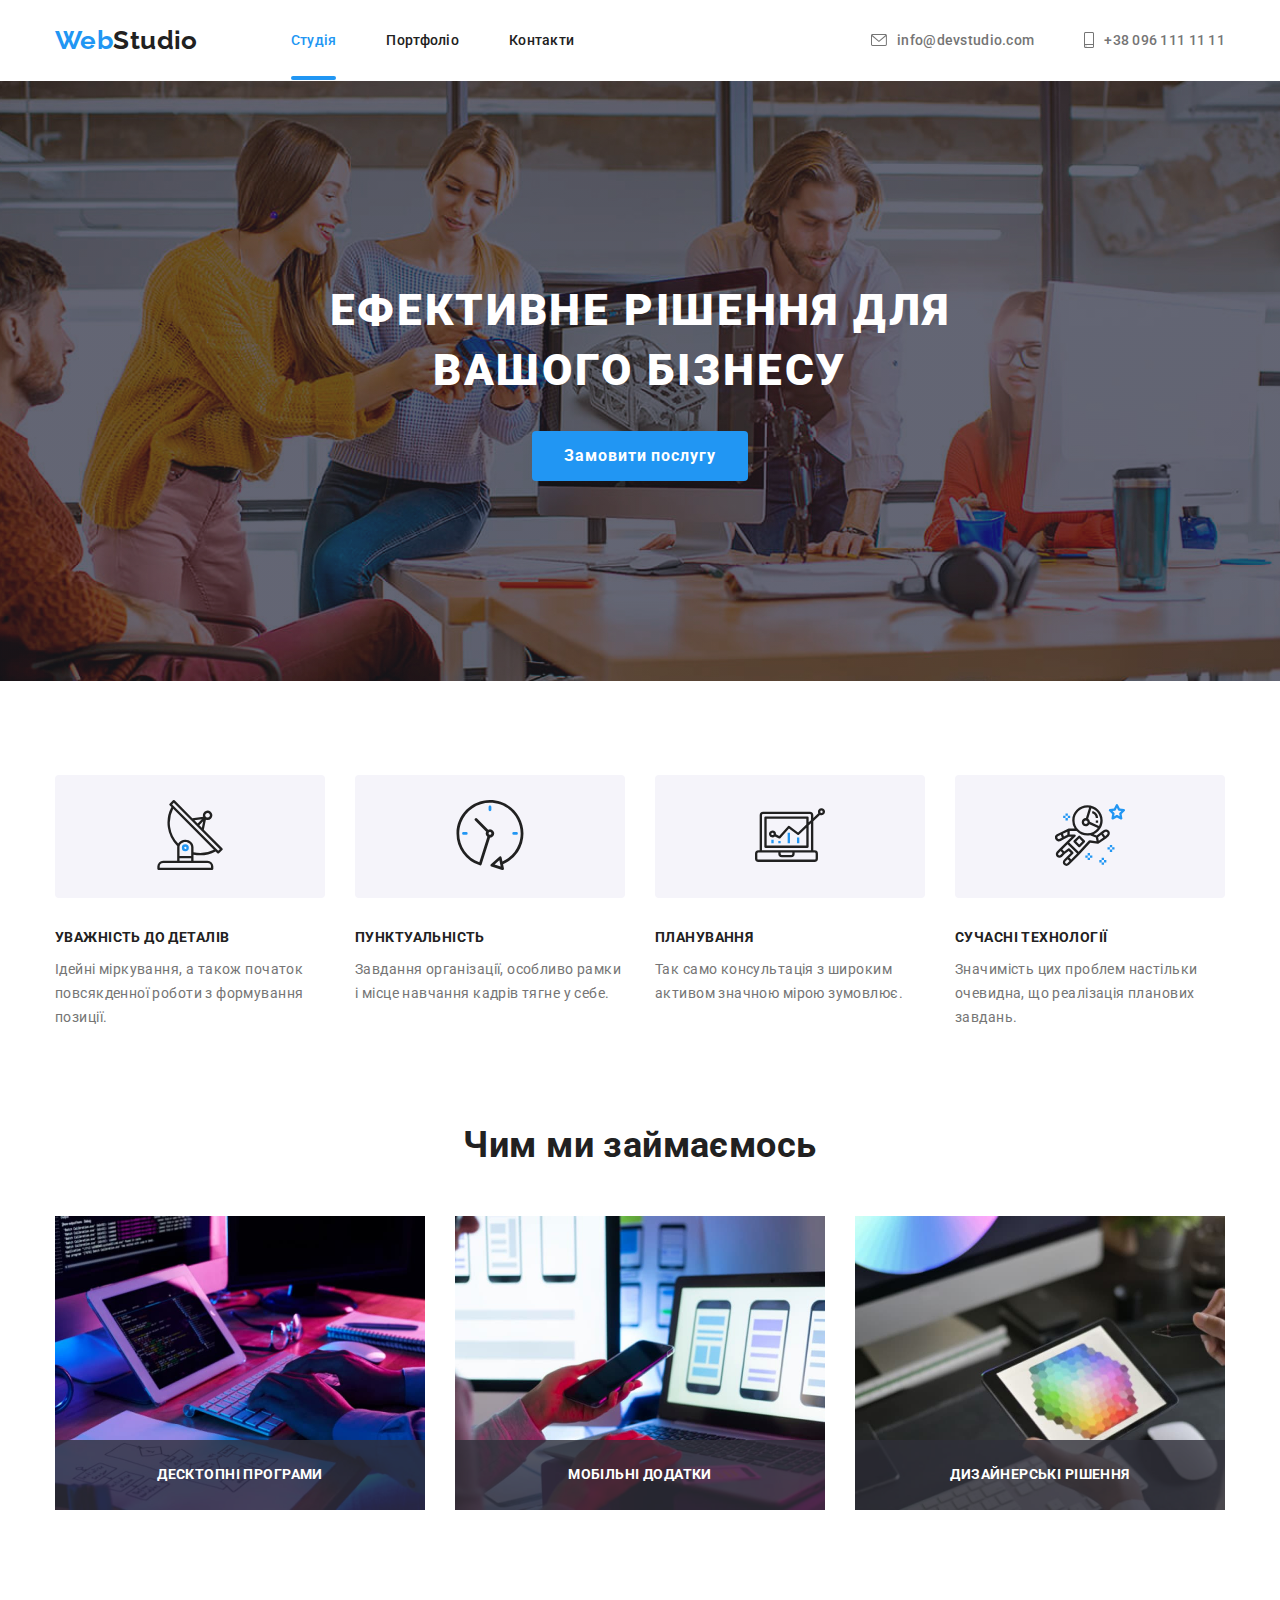
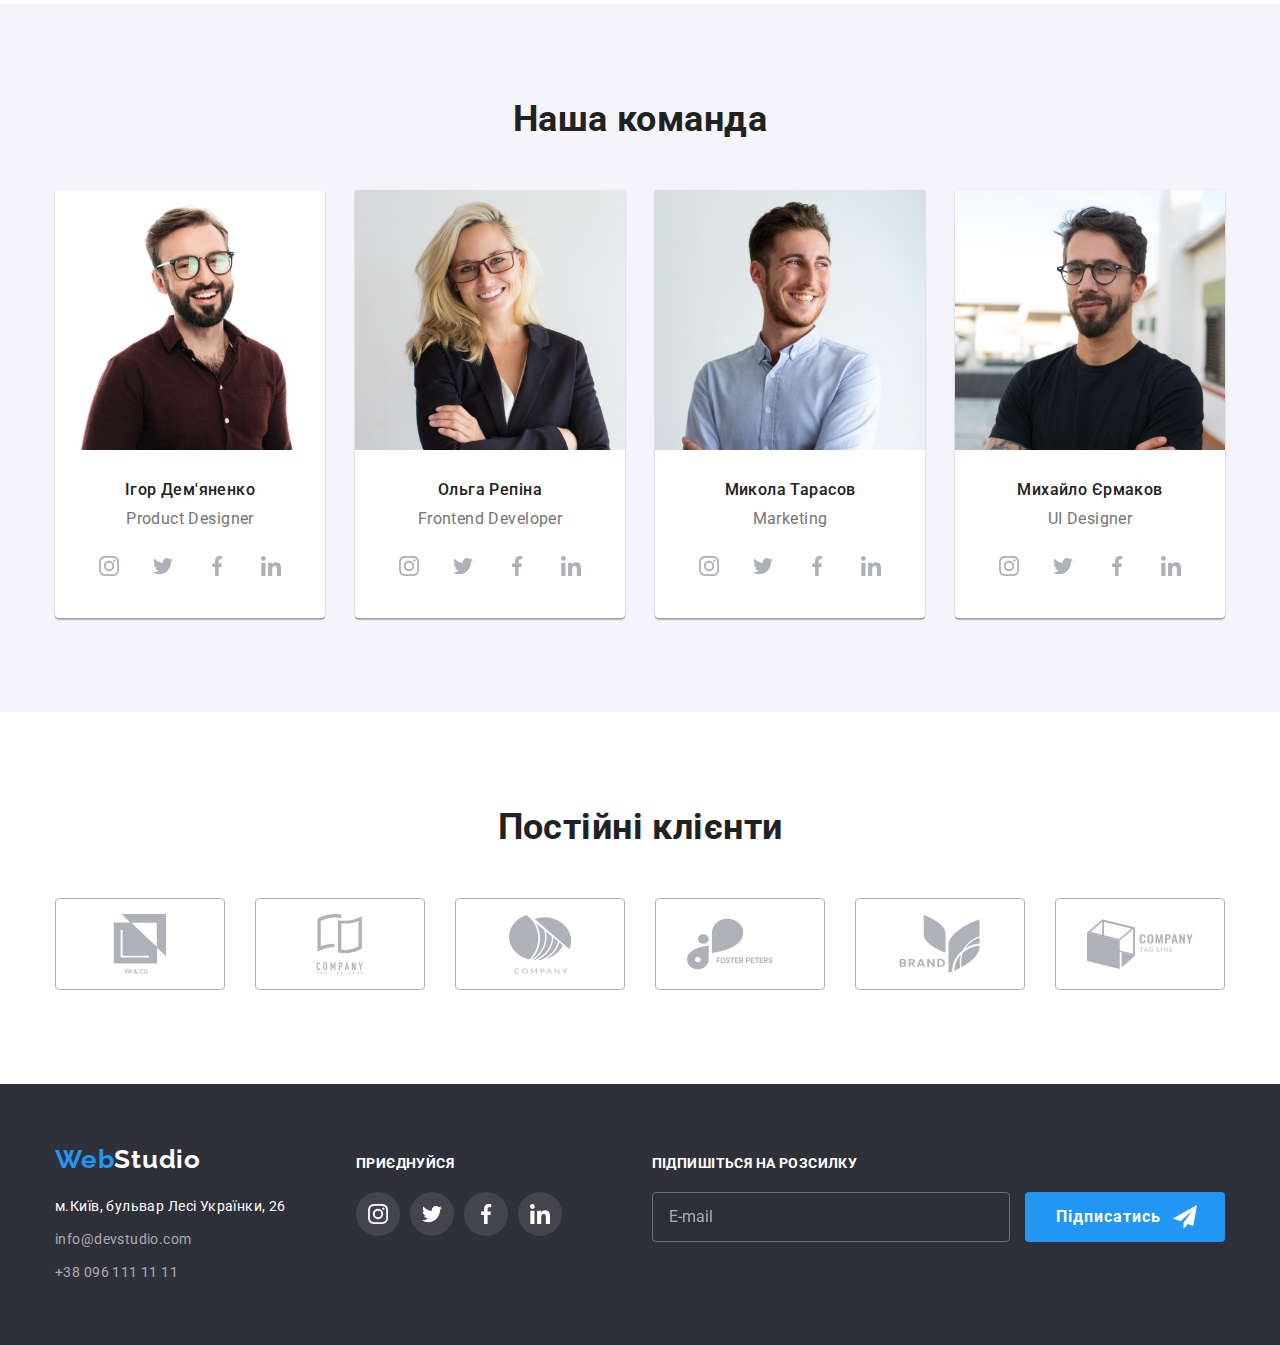
<file: index.html>
<!DOCTYPE html>
<html lang="en">
	<head>
		<meta charset="UTF-8" />
		<meta http-equiv="X-UA-Compatible" content="IE=edge" />
		<meta name="viewport" content="width=device-width, initial-scale=1.0" />
		<link rel="preconnect" href="https://fonts.googleapis.com" />
		<link rel="preconnect" href="https://fonts.gstatic.com" crossorigin />
		<link
			href="https://fonts.googleapis.com/css2?family=Raleway:wght@700&family=Roboto:wght@400;500;700;900&display=swap"
			rel="stylesheet"
		/>
		<link
			rel="stylesheet"
			href="https://cdnjs.cloudflare.com/ajax/libs/modern-normalize/1.1.0/modern-normalize.min.css"
		/>
		<link rel="stylesheet" href="./css/styles.css" />
		<title>goit-markup-hw-01</title>
	</head>

	<body>
		<!--header-->
		<header>
			<div class="header container">
				<nav class="header-nav">
					<a class="link-decor logo-decor" href="./index.html"> <span class="logo">Web</span>Studio </a>

					<ul class="nav list">
						<li class="list-link"><a href="./index.html" class="link link-decor link-active">Студія</a></li>
						<li class="list-link"><a href="./portfolio.html" class="link link-decor">Портфоліо</a></li>
						<li class="list-link"><a href="#" class="link link-decor">Контакти</a></li>
					</ul>
				</nav>

				<ul class="main-contacts list">
					<li class="decor-contacts">
						<a class="contacts link-decor" href="mailto:info@devstudio.com">
							<svg class="icon-mail">
								<use href="./images/icons.svg#icon-envelope"></use>
							</svg>
							info@devstudio.com
						</a>
					</li>
					<li class="decor-contacts">
						<a class="contacts link-decor" href="tel:+380961111111">
							<svg class="icon-phone">
								<use href="./images/icons.svg#icon-smartphone"></use>
							</svg>
							+38 096 111 11 11
						</a>
					</li>
				</ul>
			</div>
		</header>
		<!-- Main content -->
		<main>
			<!-- Герой -->
			<section class="hero-section">
				<div class="container">
					<h1 class="hero">ефективне рішення для вашого бізнесу</h1>
					<button class="btn main-btn" type="button" data-modal-open>Замовити послугу</button>
				</div>
			</section>
			<!--Наші сильні сторони-->
			<section class="section">
				<div class="container">
					<h2 class="second-hero visually-hidden">Наші сильні сторони</h2>
					<ul class="list first-list">
						<li class="first-item">
							<div class="decor-about-icon">
								<svg class="icon-antenna">
									<use href="./images/icons.svg#icon-antenna"></use>
								</svg>
							</div>
							<h3 class="title-about">Уважність до деталів</h3>
							<p class="content main-content">
								Ідейні міркування, а також початок повсякденної роботи з формування позиції.
							</p>
						</li>
						<li class="first-item">
							<div class="decor-about-icon">
								<svg class="icon-antenna">
									<use href="./images/icons.svg#icon-clock"></use>
								</svg>
							</div>
							<h3 class="title-about">Пунктуальність</h3>
							<p class="content main-content">
								Завдання організації, особливо рамки і місце навчання кадрів тягне у себе.
							</p>
						</li>
						<li class="first-item">
							<div class="decor-about-icon">
								<svg class="icon-antenna">
									<use href="./images/icons.svg#icon-diagram"></use>
								</svg>
							</div>
							<h3 class="title-about">Планування</h3>
							<p class="content main-content">Так само консультація з широким активом значною мірою зумовлює.</p>
						</li>
						<li class="first-item">
							<div class="decor-about-icon">
								<svg class="icon-antenna">
									<use href="./images/icons.svg#icon-astronaut"></use>
								</svg>
							</div>
							<h3 class="title-about">Сучасні технології</h3>
							<p class="content main-content">
								Значимість цих проблем настільки очевидна, що реалізація планових завдань.
							</p>
						</li>
					</ul>
				</div>
			</section>
			<!-- Чим ми займаємось -->
			<section class="section-decor">
				<div class="container">
					<h2 class="second-hero">Чим ми займаємось</h2>
					<ul class="list second-list">
						<li class="work-foto">
							<img src="images/image_lessons1.jpg" alt="Somebory write code" width="370" />
							<div class="work-description">
								<p class="work-text">Десктопні програми</p>
							</div>
						</li>
						<li class="work-foto">
							<img src="images/image_lessons11.jpg" alt="phone and laptop" width="370" />
							<div class="work-description">
								<p class="work-text">Мобільні додатки</p>
							</div>
						</li>
						<li class="work-foto">
							<img src="images/image_lessons111.jpg" alt="ipad" width="370" />
							<div class="work-description">
								<p class="work-text">Дизайнерські рішення</p>
							</div>
						</li>
					</ul>
				</div>
			</section>
			<!-- Наша команда -->
			<section class="our-team section">
				<div class="container">
					<h2 class="second-hero">Наша команда</h2>
					<ul class="list third-list">
						<li class="team-foto">
							<img src="images/foto1.jpg" alt="Product Designer" width="270" height="260" />
							<div class="team-decor">
								<h3 class="team-title">Ігор Дем'яненко</h3>
								<p class="content team-content">Product Designer</p>

								<ul class="list icon-team">
									<li class="item-clients">
										<a class="link-icon-team link-decor" href="">
											<svg class="icon-team-decor">
												<use href="./images/icons.svg#icon-instagram"></use>
											</svg>
										</a>
									</li>
									<li class="item-clients">
										<a class="link-icon-team link-decor" href="">
											<svg class="icon-team-decor">
												<use href="./images/icons.svg#icon-twitter"></use>
											</svg>
										</a>
									</li>
									<li class="item-clients">
										<a class="link-icon-team link-decor" href="">
											<svg class="icon-team-decor">
												<use href="./images/icons.svg#icon-facebook"></use>
											</svg>
										</a>
									</li>
									<li class="item-clients">
										<a class="link-icon-team link-decor" href="">
											<svg class="icon-team-decor">
												<use href="./images/icons.svg#icon-linkedin"></use>
											</svg>
										</a>
									</li>
								</ul>
							</div>
						</li>
						<li class="team-foto">
							<img src="images/foto2.jpg" alt="Developer" width="270" height="260" />
							<div class="team-decor">
								<h3 class="team-title">Ольга Репіна</h3>
								<p class="content team-content">Frontend Developer</p>
								<ul class="list icon-team">
									<li class="item-clients">
										<a class="link-icon-team link-decor" href="">
											<svg class="icon-team-decor">
												<use href="./images/icons.svg#icon-instagram"></use>
											</svg>
										</a>
									</li>
									<li class="item-clients">
										<a class="link-icon-team link-decor" href="">
											<svg class="icon-team-decor">
												<use href="./images/icons.svg#icon-twitter"></use>
											</svg>
										</a>
									</li>
									<li class="item-clients">
										<a class="link-icon-team link-decor" href="">
											<svg class="icon-team-decor">
												<use href="./images/icons.svg#icon-facebook"></use>
											</svg>
										</a>
									</li>
									<li class="item-clients">
										<a class="link-icon-team link-decor" href="">
											<svg class="icon-team-decor">
												<use href="./images/icons.svg#icon-linkedin"></use>
											</svg>
										</a>
									</li>
								</ul>
							</div>
						</li>
						<li class="team-foto">
							<img src="images/foto3.jpg" alt="Marketing" width="270" height="260" />
							<div class="team-decor">
								<h3 class="team-title">Микола Тарасов</h3>
								<p class="content team-content">Marketing</p>
								<ul class="list icon-team">
									<li class="item-clients">
										<a class="link-icon-team link-decor" href="">
											<svg class="icon-team-decor">
												<use href="./images/icons.svg#icon-instagram"></use>
											</svg>
										</a>
									</li>
									<li class="item-clients">
										<a class="link-icon-team link-decor" href="">
											<svg class="icon-team-decor">
												<use href="./images/icons.svg#icon-twitter"></use>
											</svg>
										</a>
									</li>
									<li class="item-clients">
										<a class="link-icon-team link-decor" href="">
											<svg class="icon-team-decor">
												<use href="./images/icons.svg#icon-facebook"></use>
											</svg>
										</a>
									</li>
									<li class="item-clients">
										<a class="link-icon-team link-decor" href="">
											<svg class="icon-team-decor">
												<use href="./images/icons.svg#icon-linkedin"></use>
											</svg>
										</a>
									</li>
								</ul>
							</div>
						</li>
						<li class="team-foto">
							<img src="images/foto4.jpg" alt="UI Designer" width="270" height="260" />
							<div class="team-decor">
								<h3 class="team-title">Михайло Єрмаков</h3>
								<p class="content team-content">UI Designer</p>
								<ul class="list icon-team">
									<li class="item-clients">
										<a class="link-icon-team link-decor" href="">
											<svg class="icon-team-decor">
												<use href="./images/icons.svg#icon-instagram"></use>
											</svg>
										</a>
									</li>
									<li class="item-clients">
										<a class="link-icon-team link-decor" href="">
											<svg class="icon-team-decor">
												<use href="./images/icons.svg#icon-twitter"></use>
											</svg>
										</a>
									</li>
									<li class="item-clients">
										<a class="link-icon-team link-decor" href="">
											<svg class="icon-team-decor">
												<use href="./images/icons.svg#icon-facebook"></use>
											</svg>
										</a>
									</li>
									<li class="item-clients">
										<a class="link-icon-team link-decor" href="">
											<svg class="icon-team-decor">
												<use href="./images/icons.svg#icon-linkedin"></use>
											</svg>
										</a>
									</li>
								</ul>
							</div>
						</li>
					</ul>
				</div>
			</section>
			<!-- Our partners -->
			<section class="section">
				<div class="container">
					<h2 class="second-hero">Постійні клієнти</h2>

					<ul class="list clients">
						<li class="icon-clients">
							<a class="link-clients" href="">
								<svg class="icon-company">
									<use href="./images/icons.svg#icon-client1"></use>
								</svg>
							</a>
						</li>
						<li class="icon-clients">
							<a class="link-clients" href="">
								<svg class="icon-company">
									<use href="./images/icons.svg#icon-client2"></use>
								</svg>
							</a>
						</li>
						<li class="icon-clients">
							<a class="link-clients" href="">
								<svg class="icon-company">
									<use href="./images/icons.svg#icon-client3"></use>
								</svg>
							</a>
						</li>
						<li class="icon-clients">
							<a class="link-clients" href="">
								<svg class="icon-company">
									<use href="./images/icons.svg#icon-client4"></use>
								</svg>
							</a>
						</li>
						<li class="icon-clients">
							<a class="link-clients" href="">
								<svg class="icon-company">
									<use href="./images/icons.svg#icon-client5"></use>
								</svg>
							</a>
						</li>
						<li class="icon-clients">
							<a class="link-clients" href="">
								<svg class="icon-company">
									<use href="./images/icons.svg#icon-client6"></use>
								</svg>
							</a>
						</li>
					</ul>
				</div>
			</section>
			<!-- Modal -->
			<div class="backdrop is-hidden" data-modal>
				
				<div class="modal">
					<button class="modal-btn" type="button" data-modal-close>
						<svg class="modal-btn-icon">
							<use href="./images/icons.svg#icon-vector"></use>
						</svg>
						</button>
						
					<form class="form-modal">
						
						<p class="head-form">Залишайте свої дані, ми Вам передзвонимо</p>
						
						<label class="label-form">
							<span class="name-span">ім'я</span>
							<input class="input-form" type="text" name="name" autocomplete="on" required/>
							<svg class="icon-form">
								<use href="./images/icons.svg#icon-person"></use>
							</svg>
						</label>
						<label class="label-form">
							<span class="name-span">Телефон</span>
							<input class="input-form" type="tel" name="tel" autocomplete="on" required/>
							<svg class="icon-form">
								<use href="./images/icons.svg#icon-phone"></use>
							</svg>
						</label>
						<label class="label-form">
							<span class="name-span">Пошта</span>
							<input class="input-form" type="email" name="email" autocomplete="on" required/>
							<svg class="icon-form">
								<use href="./images/icons.svg#icon-email"></use>
							</svg>
						</label>

						<label class="label-textarea" for="comment">
							<span class="name-span">Коментарій</span>
							<textarea class="textarea" name="comment" id="comment" rows="10" placeholder="Введіть текст"></textarea>
						</label>

						<label class="label-confirm">
							<input class="checkbox" type="checkbox" name="confirm" id="confirm" required/>
							<span class="box-checked"></span>
							<span class="span-confirm">Погоджуюсь на розсилку та приймаю</span>
							<a class="link-confirm" href="">Умови договору</a>
						</label>

						<button class="btn-submit" type="submit">Відправити</button>
					</form>
				</div>
			</div>
		</main>
		<!-- footer -->
		<footer class="address">
			<div class="container footer-flex">
				<div>
					<a class="link-decor decor-address" href="./index.html">
						<span class="logo">Web</span><span class="logo-three">Studio</span>
					</a>

					<address class="adress">
						<ul class="adress-nav list">
							<li class="addres-item">
								<a
									class="location link-decor"
									href="https://goo.gl/maps/icbzuspawYWSh7ycA"
									target="_blank"
									rel="noreferrer noopener nofollow"
								>
									м.Київ, бульвар Лесі Українки, 26
								</a>
							</li>
							<li class="addres-item">
								<a class="contact link-decor contact-footer" href="mailto:info@devstudio.com">info@devstudio.com</a>
							</li>
							<li class="addres-item">
								<a class="contact link-decor contact-footer" href="tel:+380961111111">+38 096 111 11 11</a>
							</li>
						</ul>
					</address>
				</div>
				<div class="social">
					<p class="fotter-header">Приєднуйся</p>
					<ul class="list icon-footer">
						<li class="white-icon-footer">
							<a class="footer-social-icon link-decor link-icon-footer" href="">
								<svg class="icon-team-decor instagram">
									<use href="./images/icons.svg#icon-instagram"></use>
								</svg>
							</a>
						</li>
						<li class="white-icon-footer">
							<a class="footer-social-icon link-decor link-icon-footer" href="">
								<svg class="icon-team-decor twitter">
									<use href="./images/icons.svg#icon-twitter"></use>
								</svg>
							</a>
						</li>
						<li class="white-icon-footer">
							<a class="footer-social-icon link-decor link-icon-footer" href="">
								<svg class="icon-team-decor facebook">
									<use href="./images/icons.svg#icon-facebook"></use>
								</svg>
							</a>
						</li>
						<li class="white-icon-footer">
							<a class="footer-social-icon link-decor link-icon-footer" href="">
								<svg class="icon-team-decor linkedin">
									<use href="./images/icons.svg#icon-linkedin"></use>
								</svg>
							</a>
						</li>
					</ul>
				</div>
				<div class="form-footer">
					<p class="fotter-header">Підпишіться на розсилку</p>
					<form>
					<label class="label-footer">
							<input class="input-footer" type="text" name="sing-up" placeholder="E-mail" required/>
					</label>

					<button class="btn-footer" type="submit">
						Підписатись
						<svg class="icon-btn-footer">
							<use href="./images/icons.svg#icon-send"></use>
						</svg>
					</button>
					</form>
				</div>
			</div>
		</footer>

		<script src="./js/modal.js"></script>
	</body>
</html>
</file>
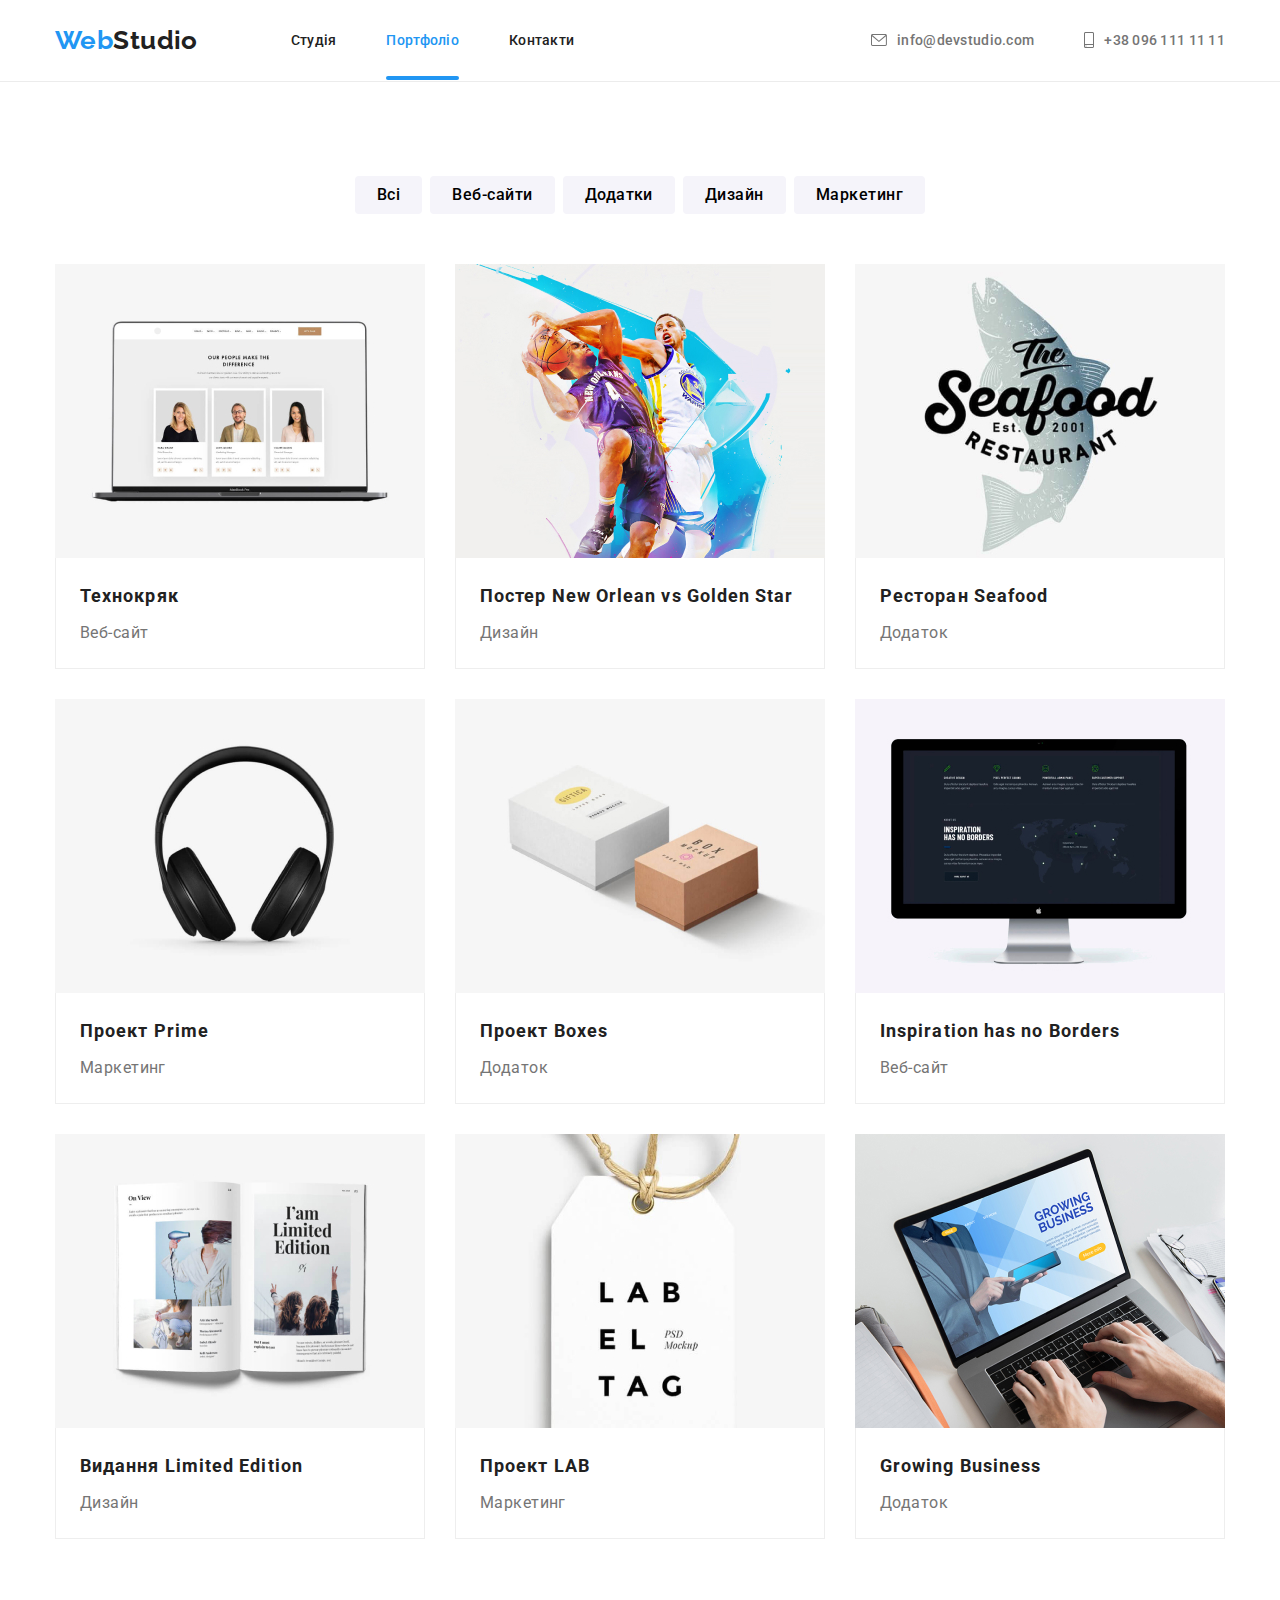
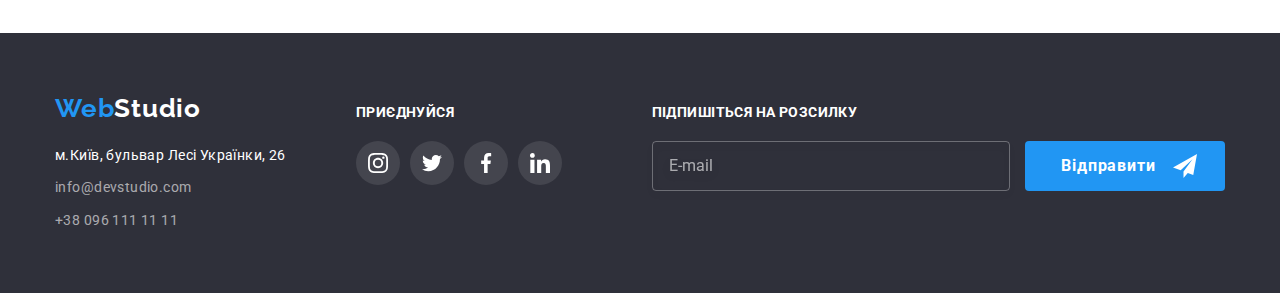
<file: portfolio.html>
<!DOCTYPE html>
<html lang="en">
	<head>
		<meta charset="UTF-8" />
		<meta http-equiv="X-UA-Compatible" content="IE=edge" />
		<meta name="viewport" content="width=device-width, initial-scale=1.0" />
		<link rel="preconnect" href="https://fonts.googleapis.com" />
		<link rel="preconnect" href="https://fonts.gstatic.com" crossorigin />
		<link
			href="https://fonts.googleapis.com/css2?family=Raleway:wght@700&family=Roboto:wght@400;500;700;900&display=swap"
			rel="stylesheet"
		/>
		<link
			rel="stylesheet"
			href="https://cdnjs.cloudflare.com/ajax/libs/modern-normalize/1.1.0/modern-normalize.min.css"
		/>
		<link rel="stylesheet" href="./css/styles.css" />
		<title>goit-markup-hw-02</title>
	</head>
	<body class="Page">
		<!--header-->
		<header class="header-line">
			<div class="header container">
				<nav class="header-nav">
					<a class="link-decor logo-decor" href="./index.html"> <span class="logo">Web</span>Studio </a>

					<ul class="nav list">
						<li class="list-link"><a href="./index.html" class="link link-decor">Студія</a></li>
						<li class="list-link"><a href="./portfolio.html" class="link link-decor link-active">Портфоліо</a></li>
						<li class="list-link"><a href="#" class="link link-decor">Контакти</a></li>
					</ul>
				</nav>

				<ul class="main-contacts list">
					<li class="decor-contacts">
						<a class="contacts link-decor" href="mailto:info@devstudio.com">
							<svg class="icon-mail">
								<use href="./images/icons.svg#icon-envelope"></use>
							</svg>
							info@devstudio.com
						</a>
					</li>
					<li class="decor-contacts">
						<a class="contacts link-decor" href="tel:+380961111111">
							<svg class="icon-phone">
								<use href="./images/icons.svg#icon-smartphone"></use>
							</svg>
							+38 096 111 11 11
						</a>
					</li>
				</ul>
			</div>
		</header>
		<!-- Main content -->
		<main>
			<!-- навігатор по сайту -->
			<section class="section">
				<div class="container second-navigation group-proposition">
					<h1 class="portolio-hero visually-hidden">Наші пропозиції</h1>
					<ul class="second-nav list">
						<li class="portfolio-btn"><button type="button" class="second-btn">Всі</button></li>
						<li class="portfolio-btn"><button type="button" class="second-btn">Веб-сайти</button></li>
						<li class="portfolio-btn"><button type="button" class="second-btn">Додатки</button></li>
						<li class="portfolio-btn"><button type="button" class="second-btn">Дизайн</button></li>
						<li class="portfolio-btn"><button type="button" class="second-btn">Маркетинг</button></li>
					</ul>

					<!-- пропозиції -->
					<ul class="proposition list">
						<li class="proposition-decor">
							<a class="portfolio-list hidden-list" href="">
								<div class="thumb-proposition">
									<img src="images/img.jpg" alt="laptop" width="370" />
									<p class="text-proposition">
										Ресурс пропонує комплексні пропозиції з різним рівнем функціоналу та сервісів. Все це дозволить
										відвідувачу отримати вичерпні відомості про компанію чи приватну особу.
									</p>
								</div>
								<div class="decor-text">
									<h2 class="portfolio-title">Технокряк</h2>
									<p class="content second-content">Веб-сайт</p>
								</div>
							</a>
						</li>

						<li class="proposition-decor">
							<a class="portfolio-list hidden-list" href="">
								<div class="thumb-proposition">
									<img src="images/img1.jpg" alt="basketball" width="370" />
									<p class="text-proposition">
										Ресурс пропонує комплексні пропозиції з різним рівнем функціоналу та сервісів. Все це дозволить
										відвідувачу отримати вичерпні відомості про компанію чи приватну особу.
									</p>
								</div>
								<div class="decor-text">
									<h2 class="portfolio-title">Постер New Orlean vs Golden Star</h2>
									<p class="content second-content">Дизайн</p>
								</div>
							</a>
						</li>

						<li class="proposition-decor">
							<a class="portfolio-list hidden-list" href="">
								<div class="thumb-proposition">
									<img src="images/img2.jpg" alt=" logo Seafood restaurant" width="370" />
									<p class="text-proposition">
										Ресурс пропонує комплексні пропозиції з різним рівнем функціоналу та сервісів. Все це дозволить
										відвідувачу отримати вичерпні відомості про компанію чи приватну особу.
									</p>
								</div>
								<div class="decor-text">
									<h2 class="portfolio-title">Ресторан Seafood</h2>
									<p class="content second-content">Додаток</p>
								</div>
							</a>
						</li>

						<li class="proposition-decor">
							<a class="portfolio-list hidden-list" href="">
								<div class="thumb-proposition">
									<img src="images/img3.jpg" alt="headphone" width="370" />
									<p class="text-proposition">
										Ресурс пропонує комплексні пропозиції з різним рівнем функціоналу та сервісів. Все це дозволить
										відвідувачу отримати вичерпні відомості про компанію чи приватну особу.
									</p>
								</div>
								<div class="decor-text">
									<h2 class="portfolio-title">Проект Prime</h2>
									<p class="content second-content">Маркетинг</p>
								</div>
							</a>
						</li>

						<li class="proposition-decor">
							<a class="portfolio-list hidden-list" href="">
								<div class="thumb-proposition">
									<img src="images/img4.jpg" alt="two small boxes" width="370" />
									<p class="text-proposition">
										Ресурс пропонує комплексні пропозиції з різним рівнем функціоналу та сервісів. Все це дозволить
										відвідувачу отримати вичерпні відомості про компанію чи приватну особу.
									</p>
								</div>
								<div class="decor-text">
									<h2 class="portfolio-title">Проект Boxes</h2>
									<p class="content second-content">Додаток</p>
								</div>
							</a>
						</li>

						<li class="proposition-decor">
							<a class="portfolio-list hidden-list" href="">
								<div class="thumb-proposition">
									<img src="images/img5.jpg" alt="monitor" width="370" />
									<p class="text-proposition">
										Ресурс пропонує комплексні пропозиції з різним рівнем функціоналу та сервісів. Все це дозволить
										відвідувачу отримати вичерпні відомості про компанію чи приватну особу.
									</p>
								</div>
								<div class="decor-text">
									<h2 class="portfolio-title">Inspiration has no Borders</h2>
									<p class="content second-content">Веб-сайт</p>
								</div>
							</a>
						</li>

						<li class="proposition-decor">
							<a class="portfolio-list hidden-list" href="">
								<div class="thumb-proposition">
									<img src="images/img6.jpg" alt="a book" width="370" />
									<p class="text-proposition">
										Ресурс пропонує комплексні пропозиції з різним рівнем функціоналу та сервісів. Все це дозволить
										відвідувачу отримати вичерпні відомості про компанію чи приватну особу.
									</p>
								</div>
								<div class="decor-text">
									<h2 class="portfolio-title">Видання Limited Edition</h2>
									<p class="content second-content">Дизайн</p>
								</div>
							</a>
						</li>

						<li class="proposition-decor">
							<a class="portfolio-list hidden-list" href="">
								<div class="thumb-proposition">
									<img src="images/img7.jpg" alt="some label" width="370" />
									<p class="text-proposition">
										Ресурс пропонує комплексні пропозиції з різним рівнем функціоналу та сервісів. Все це дозволить
										відвідувачу отримати вичерпні відомості про компанію чи приватну особу.
									</p>
								</div>
								<div class="decor-text">
									<h2 class="portfolio-title">Проект LAB</h2>
									<p class="content second-content">Маркетинг</p>
								</div>
							</a>
						</li>

						<li class="proposition-decor">
							<a class="portfolio-list hidden-list" href="">
								<div class="thumb-proposition">
									<img src="images/img8.jpg" alt="some one work at laptop" width="370" />
									<p class="text-proposition">
										Ресурс пропонує комплексні пропозиції з різним рівнем функціоналу та сервісів. Все це дозволить
										відвідувачу отримати вичерпні відомості про компанію чи приватну особу.
									</p>
								</div>
								<div class="decor-text">
									<h2 class="portfolio-title">Growing Business</h2>
									<p class="content second-content">Додаток</p>
								</div>
							</a>
						</li>
					</ul>
				</div>
			</section>
		</main>
		<!-- footer -->
		<footer class="address">
			<div class="container footer-flex">
				<div>
					<a class="link-decor decor-address" href="./index.html">
						<span class="logo">Web</span><span class="logo-three">Studio</span>
					</a>

					<address class="adress">
						<ul class="adress-nav list">
							<li class="addres-item">
								<a
									class="location link-decor"
									href="https://goo.gl/maps/icbzuspawYWSh7ycA"
									target="_blank"
									rel="noreferrer noopener nofollow"
								>
									м.Київ, бульвар Лесі Українки, 26
								</a>
							</li>
							<li class="addres-item">
								<a class="contact link-decor contact-footer" href="mailto:info@devstudio.com">info@devstudio.com</a>
							</li>
							<li class="addres-item">
								<a class="contact link-decor contact-footer" href="tel:+380961111111">+38 096 111 11 11</a>
							</li>
						</ul>
					</address>
				</div>
				<div class="social">
					<p class="fotter-header">Приєднуйся</p>
					<ul class="list icon-footer">
						<li class="white-icon-footer">
							<a class="footer-social-icon link-decor link-icon-footer" href="">
								<svg class="icon-team-decor instagram">
									<use href="./images/icons.svg#icon-instagram"></use>
								</svg>
							</a>
						</li>
						<li class="white-icon-footer">
							<a class="footer-social-icon link-decor link-icon-footer" href="">
								<svg class="icon-team-decor twitter">
									<use href="./images/icons.svg#icon-twitter"></use>
								</svg>
							</a>
						</li>
						<li class="white-icon-footer">
							<a class="footer-social-icon link-decor link-icon-footer" href="">
								<svg class="icon-team-decor facebook">
									<use href="./images/icons.svg#icon-facebook"></use>
								</svg>
							</a>
						</li>
						<li class="white-icon-footer">
							<a class="footer-social-icon link-decor link-icon-footer" href="">
								<svg class="icon-team-decor linkedin">
									<use href="./images/icons.svg#icon-linkedin"></use>
								</svg>
							</a>
						</li>
					</ul>
				</div>
				<div class="form-footer">
					<p class="fotter-header">Підпишіться на розсилку</p>

					<label class="label-footer">
							<input class="input-footer" type="text" name="text" placeholder="E-mail"/>
					</label>

					<button class="btn-footer" type="submit">
						Відправити
						<svg class="icon-btn-footer">
							<use href="./images/icons.svg#icon-send"></use>
						</svg>
					</button>
					
				</div>
			</div>
		</footer>
	</body>
</html>
</file>
<file: css/styles.css>
html {
	box-sizing: border-box;
}

*,
*::before,
*::after { 
	box-sizing: inherit;
}


:root {
	--main-secondary-color: #757575;
	--main-color: #212121;
	--main-backg-color: #ffffff;
	--hover-color: #2196f3;
	--heder-backg-color: #2f303a;
	--main-section-color: #e5e5e5;
	--secondary-section-color: #f5f4fa;
	--main-btn-color: #188ce8;
	--border-line: #ECECEC;
	--contact-footer: rgba(255, 255, 255, 0.6);
	--border-color: #EEEEEE;
	--client-color: #AFB1B8;
	--animation-cubic :250ms cubic-bezier(0.4, 0, 0.2, 1);
	
}

body {

	font-family: "Roboto", sans-serif;
	color: var(--main-color);
	letter-spacing: 0.03em;
	background-color: var(--main-backg-color);
	font-size: 14px;
	font-weight: 400;
}

/* Margin - 0 */

h1,h2,h3,h4,h5,h6,p { 

	margin: 0;

}

						/* Hide-titles */

.visually-hidden {
	position: absolute;
	width: 1px;
	height: 1px;
	margin: -1px;
	border: 0;
	padding: 0;

	white-space: nowrap;
	clip-path: inset(100%);
	clip: rect(0 0 0 0);
	overflow: hidden;
}

/* ---------------------------Списки----------------- */
.list {
	list-style: none;
	margin: 0;
	padding-left: 0;
}

/* ------------------------ IMAGE --------------------*/

img { 
	display: block;
	max-width: 100%;
	height: auto;
}

/* ------------------------Containers ------------------*/


.container { 
	width: 1200px;
	padding: 0px 15px;
	margin: 0 auto;
	
}

/* -------------------------ALL Sections---------------- */

.section { 
	padding-top: 94px;
	padding-bottom: 94px;
}


/* -------------------------LINKS decor------------------*/



.link-decor {
	
	text-decoration: none;
	
}



/*--------------------------- hedear ---------------------*/

.header { 
	display: flex;

	align-items: center;

}

 /* --------------------------FLEX NAV--------------------- */
.nav { 
	display: flex;
}
.main-contacts {
	display: flex;
	margin-left: auto;
	
}

/* .icon-mail {
} */
.main-contacts .decor-contacts + .decor-contacts { 
	margin-left: 50px;
}

.decor-contacts {
	display: flex;
	align-items: center;
	
}

/* 
.icon-mail {
	background-image: url(../images/icons.svg/envelope.svg);
	background-repeat: no-repeat;
	background-position: left center;
}
.icon-phone {
	background-image: url(../images/icons.svg/smartphone.svg);
	background-repeat: no-repeat;
	background-position: left center;
} */


.header-nav {
	display: flex;
	align-items: center;
}


.nav .list-link +.list-link { 
	margin-left: 50px;
}

/* --------------------------Icons nav------------------------ */
.icon-phone:hover,
.icon-mail:hover {
	fill: var(--hover-color);
}


.icon-mail { 
	fill: currentColor;
	width: 16px;
	height: 12px;
	margin-right: 10px;
}

.icon-phone { 
	fill: currentColor;
	width: 10px;
	height: 16px;
	margin-right: 10px;

}

/* ----------------------------LOGO ------------------------*/
.logo { 
	color: var(--hover-color);

	font-family: "Raleway", sans-serif;
	font-weight: 700;
	font-size: 26px;
	line-height: 1.19;
	
	
}


.logo-decor {
	align-self: center;

	color: var(--main-color);

	font-family: "Raleway", sans-serif;
	font-weight: 700;
	font-size: 26px;
	line-height: 1.19;

	margin-right: 93px;
}

/* ---------------------------navigation -----------------------*/

.nav {
	
	margin-top: 32px;
	margin-bottom: 32px;
	
}

.link {
	padding-top: 32px;
	padding-bottom: 32px;

	color: currentColor;
	font-weight: 500;
	line-height: 1.14;
	letter-spacing: 0.02em;

	transition: color var(--animation-cubic);
}

.link:hover,
.link:focus {
	color: var(--hover-color);
}

.link-active{
	color: var(--hover-color);
}

.link-active { 
	position: relative;
}
.link-active:after {
	content: ""; 
	position: absolute;
	display: block;
	bottom: 0;
	left: 0;

	width: 100%;
	height: 4px;
	border-radius: 2px;

	background-color: var(--hover-color);
}	


/* ------------------------------- contacts ----------------------*/

.contacts {
	display: flex;
	align-items: center;
	padding: 32px 0 ;
	font-weight: 500;
	line-height: 1.14px;
	letter-spacing: 0.02em;
	color: var(--main-secondary-color);

	transition: color var(--animation-cubic);
	
}

.contacts:hover,
.contacts:focus {
	color: var(--hover-color);
}



/* --------------------------------------HERO --------------------------*/

.hero {

	width: 696px;
	margin:0 auto;

	margin-bottom: 30px;

	color: var(--main-backg-color);
	font-weight: 900;
	font-size: 44px;
	line-height: 1.36;
	letter-spacing: 0.06em;
	text-transform: uppercase;

	
}


.hero-section {
	
	text-align: center;
	padding-top: 200px;
	padding-bottom: 200px;

	max-width: 1600px;
	height: 600px;

	margin-left: auto;
	margin-right: auto;

	background-image: linear-gradient(rgba(47,48,58,0.4), rgba(47,48,58,0.4)), 
	url(../images/hero.jpg);

	background-position: center;
	background-color: var(--heder-backg-color);
	background-repeat: no-repeat;
	background-size: cover;


}

/*---------------------------------Main botton ------------------------------*/

.main-btn {

	display: inline-block;
	/* min-width: 200px; */
	padding: 10px 32px;
	/* margin-top: 30px; */

	border-radius: 4px;
	border: none;

	background: var(--hover-color);
	color: var(--main-backg-color);

	font-weight: 700;
	font-size: 16px;
	line-height: 1.88;

	letter-spacing: 0.06em;

	font-family: inherit;
	cursor: pointer;

	transition: background-color var(--animation-cubic);
}

.main-btn:hover,
.main-btn:focus {
	background-color: var(--main-btn-color);
	
}


/* ----------------------backdrobs ----------------------------------- */

.backdrop { 
	position: fixed;
	top: 0;
	left: 0;
	width: 100%;
	height: 100%;

	opacity: 1;
	z-index: 1;

	background-color: rgba(0, 0, 0, 0.2);

	transition: opacity var(--animation-cubic);

	

}
.backdrop.is-hidden { 
	opacity: 0;
	pointer-events: none;
}

.modal { 
	position: absolute;
	top: 50%;
	left: 50%;
	transform:translate(-50%, -50%) scale(1.0);

	margin: 0 auto;

	padding: 40px;

	width: 528px;
	height: 581px;
	background-color: var(--main-backg-color);



	box-shadow: 0px 1px 3px rgba(0, 0, 0, 0.12), 0px 1px 1px rgba(0, 0, 0, 0.14), 0px 2px 1px rgba(0, 0, 0, 0.2);
	border-radius: 4px;
}

/*----------------------------- MODAL -----------------------------*/
.modal-btn { 
	position: absolute;
	right: 8px;
	top: 8px;

	display:flex;
	justify-content: center;

	border-radius: 50%;
	border: 1px solid rgba(0, 0, 0, 0.1);;

	width: 30px;
	height: 30px;
	
	background-color: var(--main-backg-color);

	cursor: pointer;
	text-decoration: none;
	
	transition: box-shadow var(--animation-cubic) , fill var(--animation-cubic);
}

.modal-btn:hover { 
	fill: var(--hover-color);
	box-shadow: 0px 1px 3px rgba(0, 0, 0, 0.12), 0px 1px 1px rgba(0, 0, 0, 0.14), 0px 2px 1px rgba(0, 0, 0, 0.2);
}

.modal-btn-icon { 
	width: 11px;
	height: 11px;
	align-self: center;

}

/* ------------------------------------MODAL DECOR-------------------------- */

.form-modal { 
	display: inline-block;
	width: 100%;
	height: 100%;

	text-align: center;
	/* display: flex; */
    /* text-align: center; */
    /* flex-direction: column; */
    /* align-content: flex-start; */
    /* align-items: center; */
	

}

/* --------------------Header------------------ */
.head-form { 
	margin-bottom: 12px;

	font-weight: 700;
	font-size: 20px;
	line-height: 1.15;
	text-align: center;

}

/* ---------------------main form--------------- */

.label-form { 

	display: block;
	position: relative;
	/* border: 1px solid coral; */
	/* margin-left: 40px;
	margin-right: 40px; */
	margin-bottom: 10px;

	text-align: initial;

}

.label-textarea { 
		display: block;
	position: relative;
	/* border: 1px solid coral; */
	/* margin-left: 40px;
	margin-right: 40px; */

	text-align: initial;
}
.icon-form {
	
	position: absolute;

	left: 12px;
	bottom: 11px;


	width: 18px;
	height: 18px;

	transition: fill var(--animation-cubic);
}


/* .input-form:required {
  border-color: #f44336;
} */

.input-form:focus + .icon-form {
	fill: var(--hover-color);
}



.input-form { 
	margin-top: 4px;

	width: 448px;
	height: 40px;

	padding-left: 42px;

	border: 1px solid rgba(33, 33, 33, 0.2);

	border-radius: 4px;
	transition: border-color var(--animation-cubic);

	outline:transparent 

}

.input-form:focus { 
	border-color: var(--hover-color);
	
}



.name-span { 

	font-size: 12px;
	line-height: 1.17;
	letter-spacing: 0.01em;

	color: var(--main-secondary-color);
}

/*------------------------Textarea-------------
--------- */
.textarea { 
	margin-top: 4px;
	
	resize: none;
	width: 448px;
	height: 120px;

	border: 1px solid rgba(33, 33, 33, 0.2);
	border-radius: 4px;

	padding: 12px 16px;

	font-size: 12px;
	line-height: 14px;
	letter-spacing: 0.01em;

	transition: border-color var(--animation-cubic);

	outline:transparent 
	
}

.textarea::placeholder { 
	color: rgba(117, 117, 117, 0.5);
	font-weight: 400;
	font-size: 14px;
	line-height: 1.14;
	letter-spacing: 0.01em;
}

.textarea:focus { 
	border-color: var(--hover-color);
}

.label-confirm { 
	display:flex;
	justify-content: center;
	align-items: center;

	/* border: 1px solid coral; */

	margin-top: 10px;
}
.span-confirm {
	margin-left: 8px;

	line-height: 1.71;

	color: var(--main-secondary-color);

}

.link-confirm { 
	color: rgba(33, 150, 243, 1);
	margin-left: 3px;
}

/* ----------Botton Submit---------- */

.btn-submit { 

	
	padding: 10px 55px;
	margin-top: 30px;
	/* margin-bottom: 40px; */
	/* margin-left: auto;
	margin-right: auto; */

	border-radius: 4px;
	border: none;

	background: var(--hover-color);
	color: var(--main-backg-color);

	font-weight: 700;
	font-size: 16px;
	line-height: 1.88;

	letter-spacing: 0.06em;

	font-family: inherit;
	cursor: pointer;


	transition: background-color var(--animation-cubic), box-shadow var(--animation-cubic) ;
}

.btn-submit:hover,
.btn-submit:focus {
	background-color: var(--main-btn-color);
	box-shadow: 0px 4px 4px rgba(0, 0, 0, 0.15);
	
}

.checkbox { 
	position: absolute;
	width: 1px;
	height: 1px;
	margin: -1px;
	border: 0;
	padding: 0;

	white-space: nowrap;
	clip-path: inset(100%);
	clip: rect(0 0 0 0);
	overflow: hidden;
}

/* .checkbox:required { 
	
} */

.box-checked { 

	display: block;

	width: 16px;
	height: 15px;
	border: 2px solid #212121;
	
	border-radius: 3px;

	transition-property: background-color, background-image, border-color;
	transition-duration: 250ms;
	transition-timing-function: cubic-bezier(0.4, 0, 0.2, 1);
}

/* .checkbox:focus + .box-checked { 
	border: 1px solid var(--main-color);
} */

.checkbox:checked + .box-checked { 
	border-color: var(--hover-color);

	background-color: #2196f3;
	background-image: url(../images/icon-check.svg);
	background-repeat: no-repeat;
	background-size: cover;
	background-origin: border-box;

}



/*-------------------------------------- second-hero ------------------------*/

.second-hero {
	text-align: center;
	font-weight: 700;
	font-size: 36px;
	line-height: 1.17;
	

	margin-bottom: 50px;
}

/* ----------------------------------First-list ---------------------------------*/

.first-list {
	display: flex;


}

.first-item { 
	width: 270px;
}

.first-list .first-item + .first-item {
	margin-left: 30px;
}

/* ---------------------------------------::before - icon-------------------------- */
/* .first-item::before { 
	display: block;
	content: "" ;
	width: 270px;
	height: 120px;
	background-color: #F5F4FA ;
	border-radius: 4px;
	margin-bottom: 30px; 
	
.icon-antenna::before {
	background-image: url(../images/antenna.svg);
	background-repeat: no-repeat;
	background-position: center;
}
.icon-clock::before {
	background-image: url(../images/clock.svg);
	background-repeat: no-repeat;
	background-position: center;
}
.icon-diagrama::before {
	background-image: url(../images/diagram.svg);
	background-repeat: no-repeat;
	background-position: center;
}
.icon-astrounaut::before {
	background-image: url(../images/astronaut.svg);
	background-repeat: no-repeat;
	background-position: center;
}
/*---------------------------------------SVG - icon-------------------------------  */
.decor-about-icon { 
	text-align: center;
	margin-bottom: 30px;
	padding-top: 25px;
	padding-bottom: 25px;
	background-color: var(--secondary-section-color);
	border-radius: 4px;
	
}

.icon-antenna { 
	width: 70px;
	height: 70px;

}





/* -------------------------------------title - about------------------------------*/

.title-about {
	font-size: 14px;
	font-weight: 700;
	line-height: 1.42;
	text-transform: uppercase;

	margin-bottom: 10px;
}



/* ----------------------------------Work foto----------------------------- */

.second-list {
	display: flex;
	
}
.section-decor { 
	padding-bottom: 94px;
}

.second-list .work-foto + .work-foto {
	margin-left: 30px;
}

.work-foto { 
	position: relative;
}

/*-------------------------------Work Position -------------------------------*/
/* .work-description { 
	position: relative;
} */

.work-text { 
	position: absolute;
	display: flex;

	justify-content: center;
	align-items: center;

	width: 100%;
	height: 70px;
	bottom: 0;

	font-weight: 700;
	line-height: 1.14;

	text-align: center;
	text-transform: uppercase;

	background-color: rgba(47, 48, 58, 0.8);

	color: var(--main-backg-color);
}



/* -----------------------------------------TEAM----------------------------------- */


.third-list { 
	display: flex;
	
}

.third-list .team-foto + .team-foto {
	margin-left: 30px;
}

.our-team {
	background-color: var(--secondary-section-color);
}

.team-title {
	font-weight: 500;
	font-size: 16px;
	line-height: 1.19;
	text-align: center;
	margin-bottom: 10px;


}

.team-foto {
	background-color: var(--main-backg-color);
	box-shadow: 0px 1px 3px rgba(0, 0, 0, 0.12), 0px 1px 1px rgba(0, 0, 0, 0.14), 0px 2px 1px rgba(0, 0, 0, 0.2);
	border-radius: 0px 0px 4px 4px;
}

.team-content {

	color: var(--main-secondary-color);
	text-align: center;
	font-size: 16px;
	line-height: 1.19;
	margin-bottom: 16px;
}

.team-decor { 
	padding: 30px 0;
}
/* ------------------------------team icon -------------------------- */
.icon-team { 
	display: flex;
	justify-content: center;
	
	/* gap: 10px; */
	/* border: 1px solid blue; */

}
.item-clients:not(:last-child) {
	margin-right: 10px;
}

.link-icon-team {

	display: flex;

	justify-content: center;
	align-items: center;
	color: var(--client-color);
	width: 44px;
	height: 44px;
	border-radius: 50%;

	transition: background-color var(--animation-cubic),
	color var(--animation-cubic) ;

}

.link-icon-team:hover,
.link-icon-team:focus {
	background-color: var(--hover-color);
	
	color: var(--main-backg-color);
	
}

.icon-team-decor{ 
	fill: currentColor;
	width: 20px;
	height: 20px;

}
/* --------------------------  Clients------------------------------ */

.clients { 
	display: flex;
}

.icon-clients:not(:last-child) {
	margin-right: 30px;
}

.link-clients { 
	display: flex;
	justify-content: center;
	align-items: center;
	/* padding:  16px 32px ; */
	width: 170px;
	height: 92px;
	border: 1px solid var(--client-color);
	border-radius: 4px;
	color: var(--client-color);

	transition: color var(--animation-cubic) , 
	border-color var(--animation-cubic);
	
}

.link-clients:hover,
.link-clients:focus {
	color: var(--hover-color);
	border-color: var(--hover-color);
}


.icon-company { 
	fill: currentColor;
	width:  106px;
	height: 60px;
	
}
/*------------------------------------ параграфи (Р)----------------------------*/


.main-content {
	line-height: 1.71;
	color: var(--main-secondary-color);
}
.second-content {

	color: var(--main-secondary-color);

	font-size: 16px;
	line-height: 1.87;
}


/* ----------------------------------------- Footer! ----------------------------- */

.address {
	
	background-color: var(--heder-backg-color);
	padding: 60px 0;
	
}


.footer-flex { 
	display: flex;
	align-items: baseline;
}

.decor-address {
	display: block;
	margin-bottom: 20px;

	font-family: 'Raleway';
	font-style: normal;
	font-weight: 700;
	font-size: 26px;
	line-height: 1.19px;

	letter-spacing: 0.03em;


}

.adress {
	font-style: normal;
}

.adress-nav .addres-item + .addres-item {
	margin-top: 9px;
}

.logo-three {
	color: var(--main-backg-color);
	
}

.location {
	
	color: var(--main-backg-color);
	font-weight: 400;
	line-height: 1.71;

	transition: color var(--animation-cubic);	
}

.location:hover,
.location:focus {
	color: var(--hover-color);
}

.contact-footer {
	font-weight: 400;
	line-height: 1.71;
	color: var(--contact-footer);

	transition: color var(--animation-cubic);	
}

.contact:hover,
.contact:focus {
	color: var(--hover-color);
}

	

/* -------------------------------Footer section two----------------------- */

.fotter-header {
	
	margin-bottom: 20px;

	font-weight: 700;
	line-height: 1.14;
	text-transform: uppercase;
	
	color: var(--main-backg-color);
}

.social { 
	margin-left: 70px;

}

.icon-footer{ 
	display:flex;
	
	/* border: 1px solid blue; */
}


.footer-social-icon { 
	display: flex;

	justify-content: center;
	align-items: center;
	color: var(--client-color);
	width: 44px;
	height: 44px;
	border-radius: 50%;

	transition: background-color var(--animation-cubic);
}

.footer-social-icon:hover,
.footer-social-icon:focus {
	background-color: var(--hover-color);
		
}

.white-icon-footer .icon-team-decor { 
	color: var(--main-backg-color);
	
}
.white-icon-footer:not(:last-child) {
	margin-right: 10px;
}

.link-icon-footer {
	background-color: rgba(255, 255, 255, 0.1);
	
}


.form-footer { 

	margin-left: auto;

}

.input-footer { 

	width: 358px;
	height: 50px;

	padding-left: 16px;
	
	border: 1px solid rgba(255, 255, 255, 0.3);
	filter: drop-shadow(0px 4px 4px rgba(0, 0, 0, 0.15));
	border-radius: 4px;	

	background-color: transparent;
	color: var(--client-color);

	transition: border-color var(--animation-cubic) ;

	outline:transparent 

}

.input-footer:focus { 
	border-color: var(--hover-color);
}

.input-footer::placeholder { 
	font-size: 16px;
	line-height: 20px;
	color: rgba(255, 255, 255, 0.6);
}

.btn-footer { 
	position: relative;
	margin-left: 12px;

	padding: 10px 62px 10px 29px;
	/* margin-left: auto;
	margin-right: auto; */

	width: 200px;
	height: 50px;

	border-radius: 4px;
	border: none;

	background-color: var(--hover-color);
	color: var(--main-backg-color);

	font-weight: 700;
	font-size: 16px;
	line-height: 1.88;

	letter-spacing: 0.06em;

	font-family: inherit;
	cursor: pointer;


	transition: background-color var(--animation-cubic), box-shadow var(--animation-cubic) ;
}

.btn-footer:hover,
.btn-footer:focus {
	background-color: var(--main-btn-color);
	box-shadow: 0px 4px 4px rgba(0, 0, 0, 0.15);
	
}



.icon-btn-footer { 
	position: absolute;

	top: 13px;
	right: 28px;
	width: 24px;
	height: 24px;


}

/* ----------------------------------------------------PORTFOLIO -------------------------------------------------- */



/* -----------------------------------heder-porfolio-------------------------------- */

.header-line {
  border-bottom: 1px solid var(--border-line);
}


/* --------------------------------------nav-buttons ---------------------------------*/

.second-nav {
	display: flex;
	justify-content: center;

	margin-bottom: 50px;

	
}

.second-nav .portfolio-btn + .portfolio-btn {
	margin-left: 8px;
}





.second-btn {
	display: inline-block;
	
	border: none;
	border-radius: 4px;

	font-family: inherit;
	font-weight: 500;
	font-size: 16px;
	line-height: 1.62;
	text-align: center;
	letter-spacing: 0.03em;
	cursor: pointer;

	padding: 6px 22px;

	background-color: #f5f4fa;

	transition: color var(--animation-cubic),
	background-color var(--animation-cubic),
	box-shadow var(--animation-cubic);	

}

.second-btn:hover,
.second-btn:focus {
	background-color: var(--hover-color);

	color: var(--main-backg-color);
	box-shadow: 0px 3px 1px rgba(0, 0, 0, 0.1), 0px 1px 2px rgba(0, 0, 0, 0.08), 0px 2px 2px rgba(0, 0, 0, 0.12);
}


/*--------------------------------------- group-proposition ----------------------------*/

.proposition {
	display: flex;
	flex-wrap: wrap;
	/* gap: 30px; */
}
.decor-text {
	padding: 20px 24px;
	border: 1px solid var(--border-color);
	border-top: none;
	
}

.proposition-decor {
	
	/* margin-right: calc(100% -  2 * 30px) / 3; */
	/*-------------------------------------- Варіант Flex-box #2 --------------------------- */
	 margin-right: 30px;
	margin-bottom: 30px; 
	
}

.proposition-decor:nth-child(3n) {
	margin-right: 0;
}

.proposition-decor:nth-last-child(-n + 3) {
	margin-bottom: 0;
}


/*------------------------------------- portfolio-title -----------------------------------*/

.portfolio-title {

	margin-bottom: 4px;

	color: var(--main-color);
	font-weight: 700;
	font-size: 18px;
	line-height: 2;
	letter-spacing: 0.06em;
	
}

/*------------------------------------ list proposition ---------------------------------------*/

.portfolio-list {
	display: block;
	text-decoration: none;

	transition: box-shadow var(--animation-cubic);
}
.portfolio-list:hover,
.portfolio-list:focus {
	box-shadow: 0px 1px 1px rgba(0, 0, 0, 0.12), 0px 4px 4px rgba(0, 0, 0, 0.06), 1px 4px 6px rgba(0, 0, 0, 0.16);
}


/* ------------------- hidden-list ----position--------------------- */


.thumb-proposition{ 
	position: relative;
	overflow: hidden;
	
}


.text-proposition { 
	position: absolute;
	display: inline-block;
	top: 0;
	left: 0;

	width: 100%;
	height: 100%;

	font-size: 18px;
	line-height: 1.56;
	color: var(--main-backg-color);
	
	opacity: 0;

	background-color: rgba(33, 150, 243, 0.9);

	padding: 63px 24px;
	transform: translateY(100%); 
	transition: background-color var(--animation-cubic),
	opacity var(--animation-cubic),
	transform var(--animation-cubic);		
}


.portfolio-list:hover .text-proposition, .portfolio-list:focus .text-proposition { 
	
	opacity: 1;
	transform: translateY(0);
}




/* невдачі */

/* .thumb-proposition::before { 
	content:"";
	display: inline-block;
	position: absolute;
	top: 0;
	left: 0;
	
	width: 100%;
	height: 100%;
	transform: translateY(100%);
	transition:	translateY var(--animation-cubic);
	
} */
	/* opacity var(--animation-cubic), */

/* .thumb-proposition:hover::before { 
	opacity: 1;
	transform: translateY(0);
} */

/*  --------------------------дубиль 2 ------------------------------ */
/* .thumb-proposition { 
	position: relative;
}
.thumb-proposition::before { 
	content:"";
	display: inline-block;
	position: absolute;
	top: 0;
	left: 0;
	
	width: 100%;
	height: 100%;
}
.text-proposition { 
	position: absolute;
	top: 0;
	left: 0;
	font-size: 18px;
	line-height: 1.56;
	color: var(--main-backg-color);
	background-color: #188ce8;
} */
</file>
